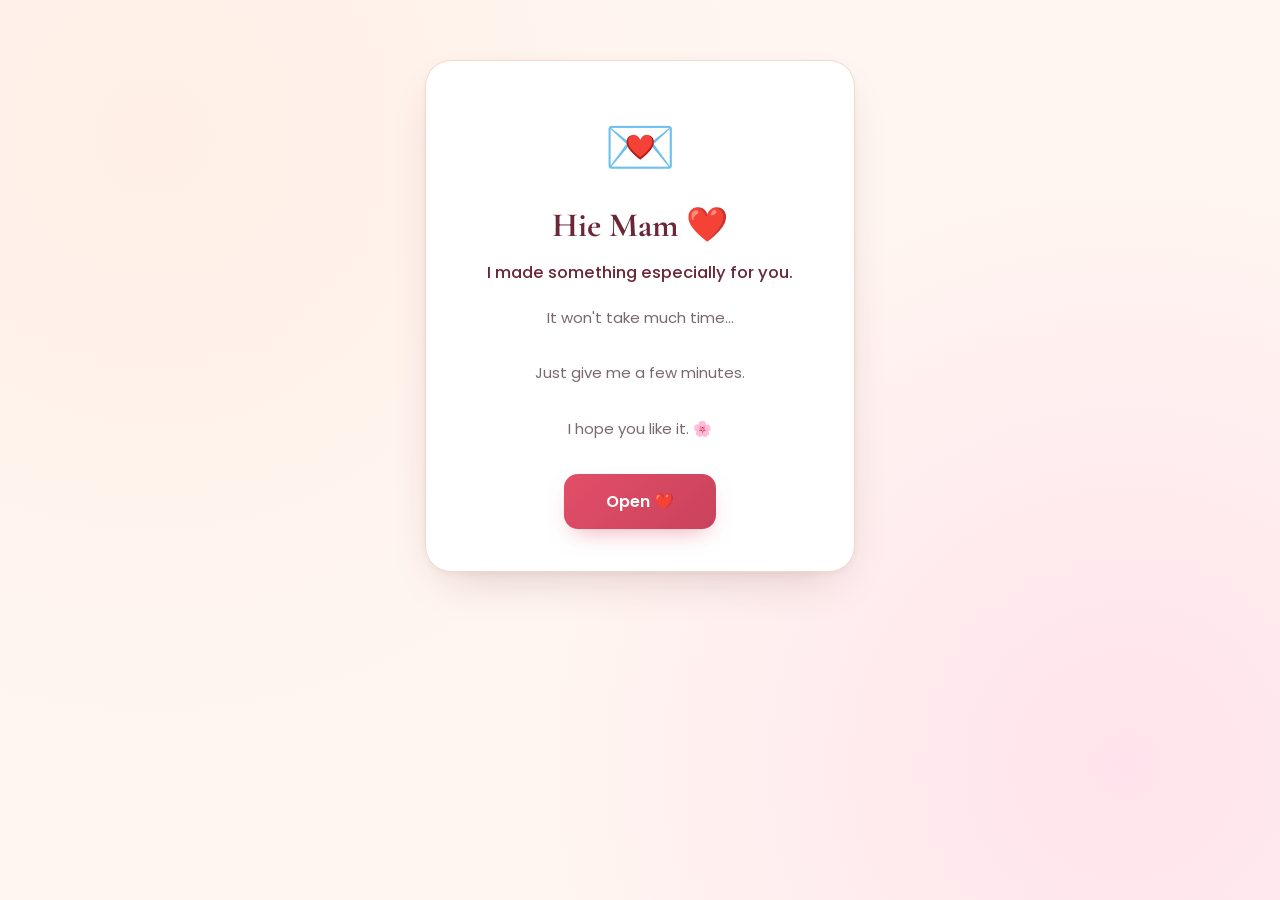
<file: index.html>
<!DOCTYPE html>
<html lang="en">
<head>
    <meta charset="UTF-8">
    <meta name="viewport" content="width=device-width, initial-scale=1.0">
    <title>Something For You ❤️</title>

    <!-- Google Font -->
    <link href="https://fonts.googleapis.com/css2?family=Poppins:wght@300;400;600;700&display=swap" rel="stylesheet">

    <!-- CSS -->
    <link rel="stylesheet" href="css/style.css">

    <!-- Icons -->
    <link rel="icon" href="assets/heart.png">
</head>

<body>

    <!-- Floating Hearts -->
    <div class="hearts">
        <span>❤️</span>
        <span>🤍</span>
        <span>💖</span>
        <span>💕</span>
        <span>❤️</span>
        <span>💗</span>
    </div>

    <!-- Main Card -->
    <div class="container">

        <div class="card">

            <div class="emoji">
                💌
            </div>

            <h1>Hie Mam ❤️</h1>

            <p class="subtitle">
                I made something especially for you.
            </p>

            <p class="description">
                It won't take much time...
                <br><br>
                Just give me a few minutes.
                <br><br>
                I hope you like it. 🌸
            </p>

            <button id="openBtn">
                Open ❤️
            </button>

        </div>

    </div>

    <script>
        document.getElementById("openBtn").addEventListener("click", () => {

            document.body.classList.add("fadeOut");

            setTimeout(() => {
                window.location.href = "pg2.html";
            }, 700);

        });
    </script>

</body>
</html>
</file>
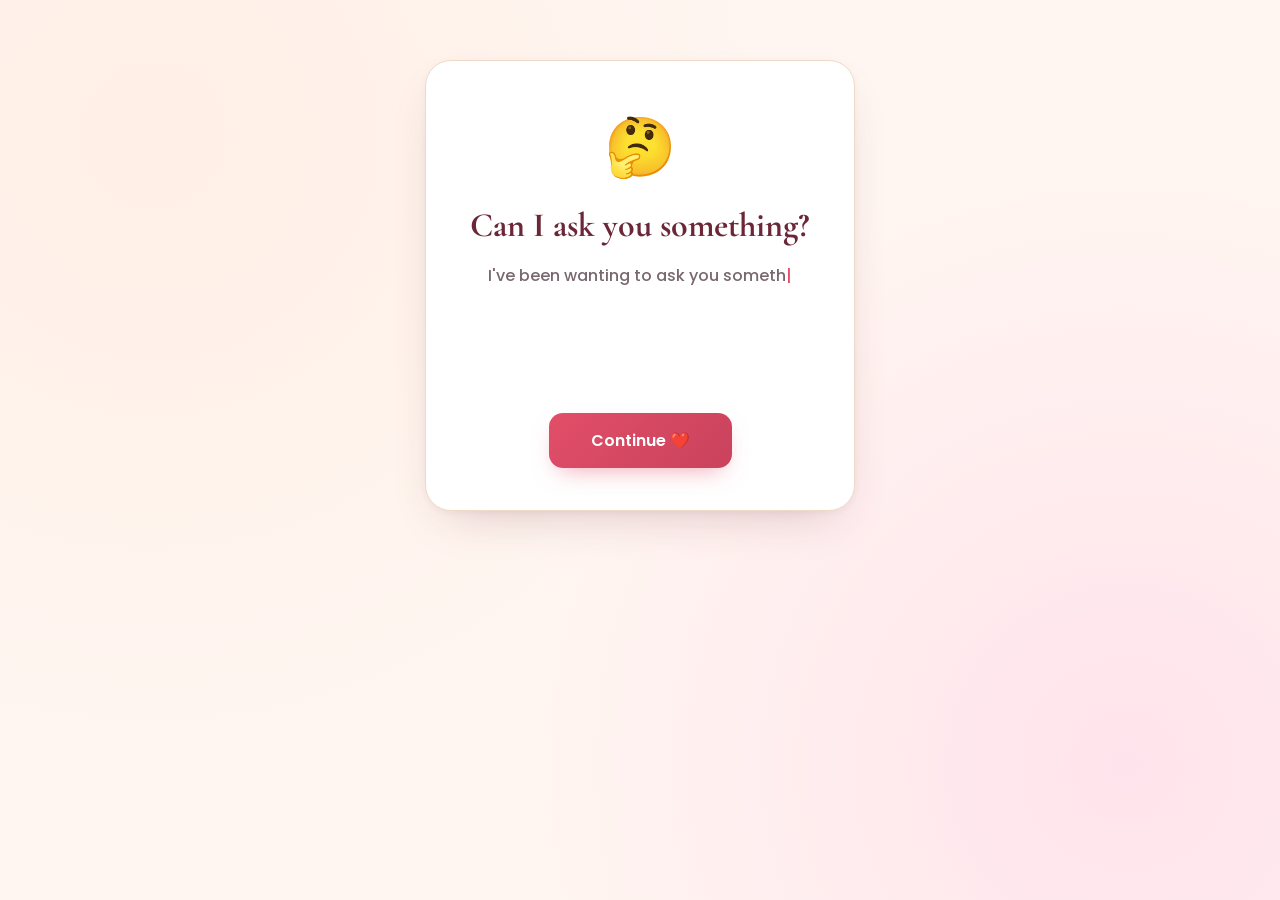
<file: pg2.html>
<!DOCTYPE html>
<html lang="en">
<head>

    <meta charset="UTF-8">
    <meta name="viewport" content="width=device-width, initial-scale=1.0">

    <title>Can I Ask You Something?</title>

    <link href="https://fonts.googleapis.com/css2?family=Poppins:wght@300;400;600;700&display=swap" rel="stylesheet">

    <link rel="stylesheet" href="css/style.css">

</head>

<body>

<div class="hearts">

    <span>❤️</span>
    <span>💕</span>
    <span>💖</span>
    <span>🤍</span>
    <span>💗</span>
    <span>❤️</span>

</div>

<div class="container">

<div class="card">

<div class="emoji">
🤔
</div>

<h1>Can I ask you something?</h1>

<p class="subtitle" id="typing"></p>

<button id="continueBtn">
Continue ❤️
</button>

</div>

</div>

<script>

const text =
"I've been wanting to ask you something for quite a while... and today I finally gathered the courage. 🥹❤️";

let i = 0;

function type(){

    if(i < text.length){

        document.getElementById("typing").innerHTML += text.charAt(i);

        i++;

        setTimeout(type,35);

    }

}

type();

document.getElementById("continueBtn").onclick=()=>{

    document.body.classList.add("fadeOut");

    setTimeout(()=>{

        window.location.href="pg3.html";

    },700);

}

</script>

</body>
</html>
</file>
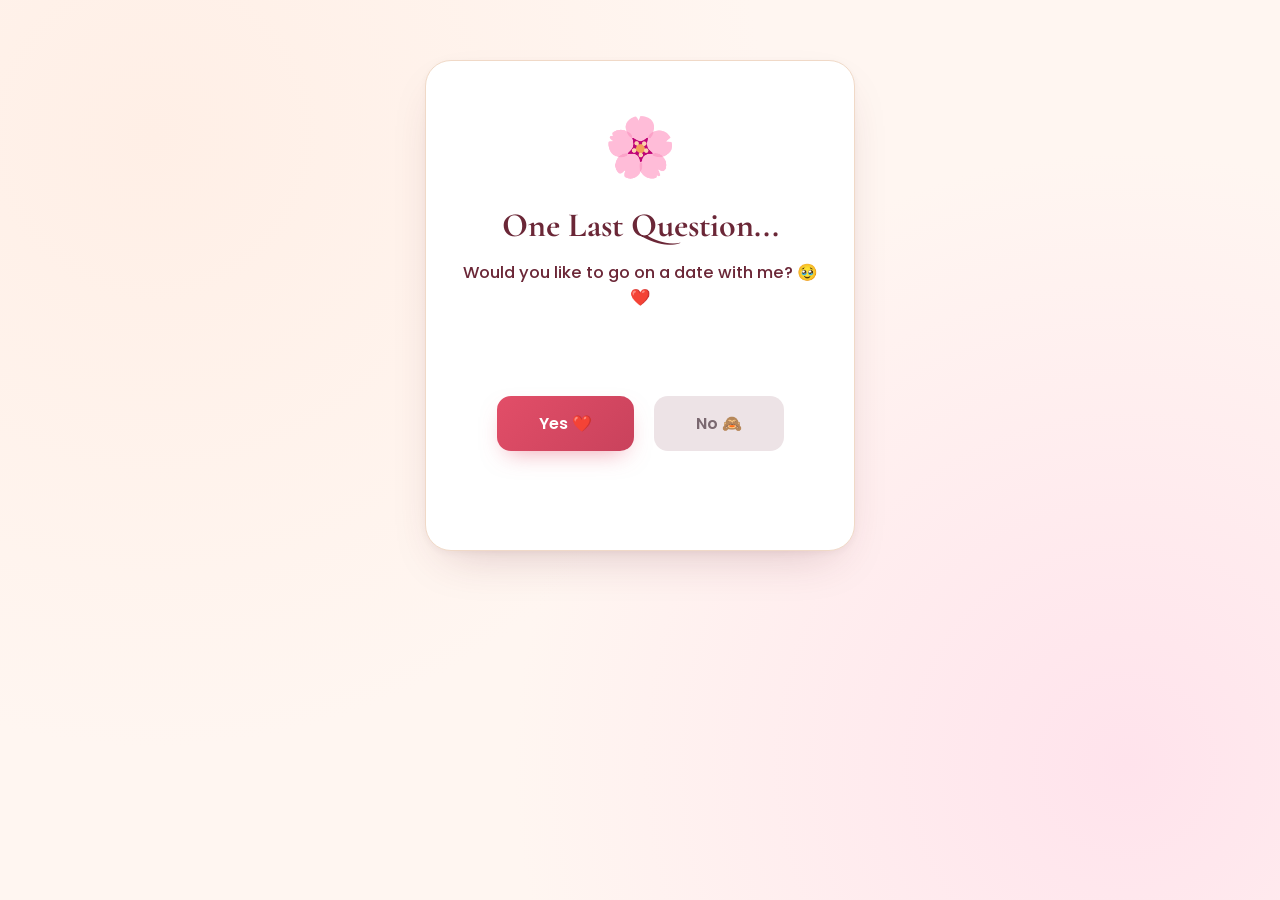
<file: pg3.html>
<!DOCTYPE html>
<html lang="en">
<head>

<meta charset="UTF-8">
<meta name="viewport" content="width=device-width, initial-scale=1.0">

<title>The Big Question ❤️</title>

<link href="https://fonts.googleapis.com/css2?family=Poppins:wght@300;400;600;700&display=swap" rel="stylesheet">

<link rel="stylesheet" href="css/style.css">

</head>

<body>

<div class="hearts">
<span>❤️</span>
<span>💕</span>
<span>💖</span>
<span>🤍</span>
<span>💗</span>
<span>❤️</span>
</div>

<div class="container">

<div class="card">

<div class="emoji">🌸</div>

<h1>One Last Question...</h1>

<p class="subtitle">
Would you like to go on a date with me? 🥹❤️
</p>

<div class="btnArea">

<button id="yesBtn">
Yes ❤️
</button>

<button id="noBtn">
No 🙈
</button>

</div>

</div>

</div>

<script>

const noBtn = document.getElementById("noBtn");
const area = document.querySelector(".btnArea");

let positions = [
    {x:10,y:60},
    {x:55,y:60},
    {x:20,y:15},
    {x:60,y:20},
    {x:35,y:95},
    {x:5,y:100},
    {x:65,y:100}
];

let current = 0;

function moveButton(){

    current++;

    if(current >= positions.length){

        current = 0;

    }

    noBtn.style.position="absolute";
    noBtn.style.left=positions[current].x+"%";
    noBtn.style.top=positions[current].y+"px";

}

noBtn.addEventListener("mouseenter",moveButton);

noBtn.addEventListener("click",function(e){

e.preventDefault();

moveButton();

});

document.getElementById("yesBtn").onclick=function(){

document.body.classList.add("fadeOut");

setTimeout(function(){

window.location.href="pg4.html";

},700);

}

</script>

</body>
</html>
</file>
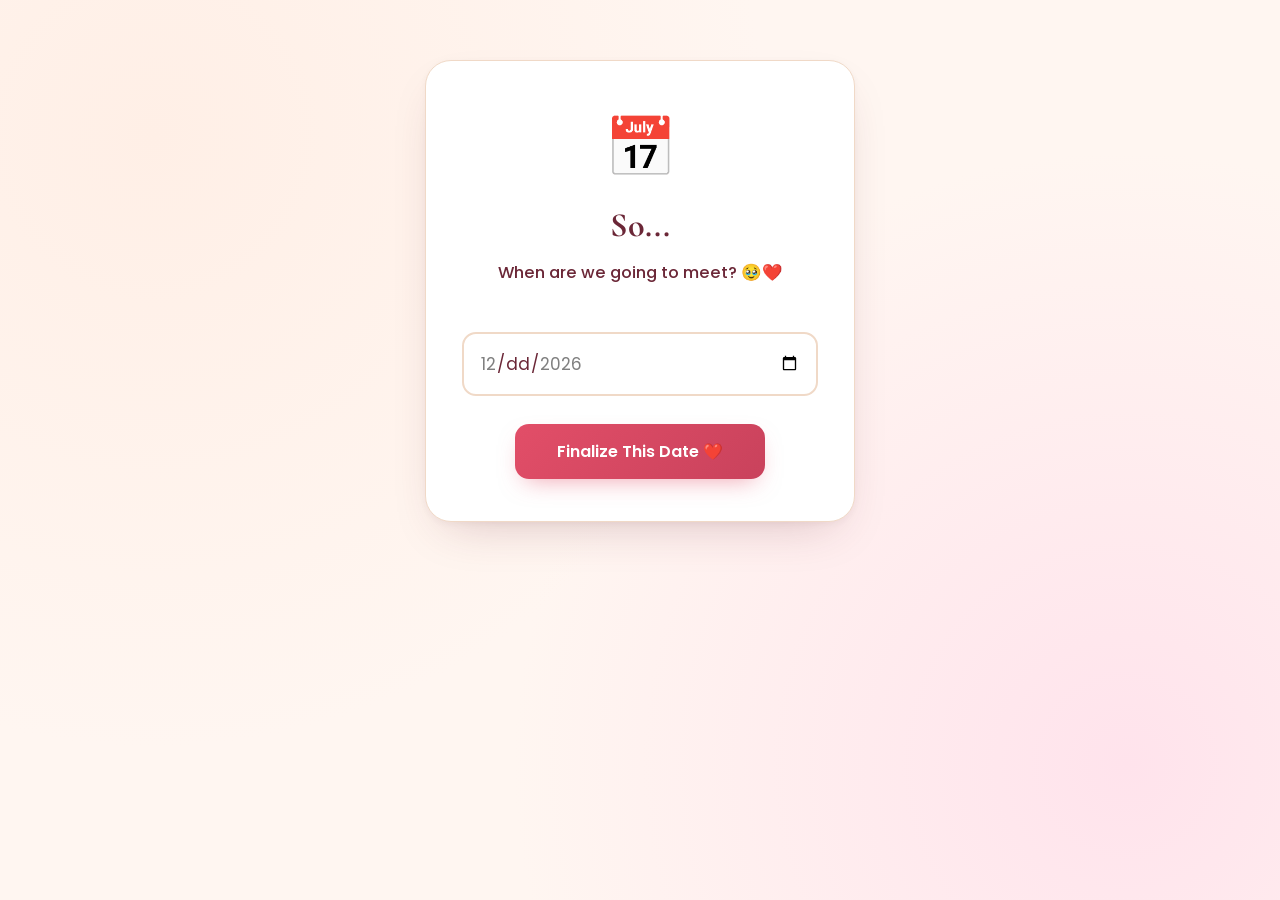
<file: pg5.html>
<!DOCTYPE html>
<html lang="en">

<head>

<meta charset="UTF-8">
<meta name="viewport" content="width=device-width, initial-scale=1.0">

<title>Choose Our Date ❤️</title>

<link href="https://fonts.googleapis.com/css2?family=Poppins:wght@300;400;600;700&display=swap" rel="stylesheet">

<link rel="stylesheet" href="css/style.css">

</head>

<body>

<div class="hearts">
<span>❤️</span>
<span>💕</span>
<span>💖</span>
<span>🤍</span>
<span>💗</span>
<span>❤️</span>
</div>

<div class="container">

<div class="card">

<div class="emoji">
📅
</div>

<h1>So...</h1>

<p class="subtitle">
When are we going to meet? 🥹❤️
</p>

<input
type="date"
id="meetingDate"
class="dateInput"
>

<button id="finalBtn">
Finalize This Date ❤️
</button>

</div>

</div>

<script>

const input=document.getElementById("meetingDate");

const today=new Date();

const yyyy=today.getFullYear();

const mm=String(today.getMonth()+1).padStart(2,"0");

const dd=String(today.getDate()).padStart(2,"0");

const minDate=`${yyyy}-${mm}-${dd}`;

input.min=minDate;

input.max="2026-12-31";

document.getElementById("finalBtn").onclick=()=>{

if(input.value===""){

alert("Please choose a date first ❤️");

return;

}

localStorage.setItem("meetingDate", input.value);

document.body.classList.add("fadeOut");

setTimeout(()=>{

window.location.href="pg6.html";

},700);

}

</script>

</body>

</html>
</file>
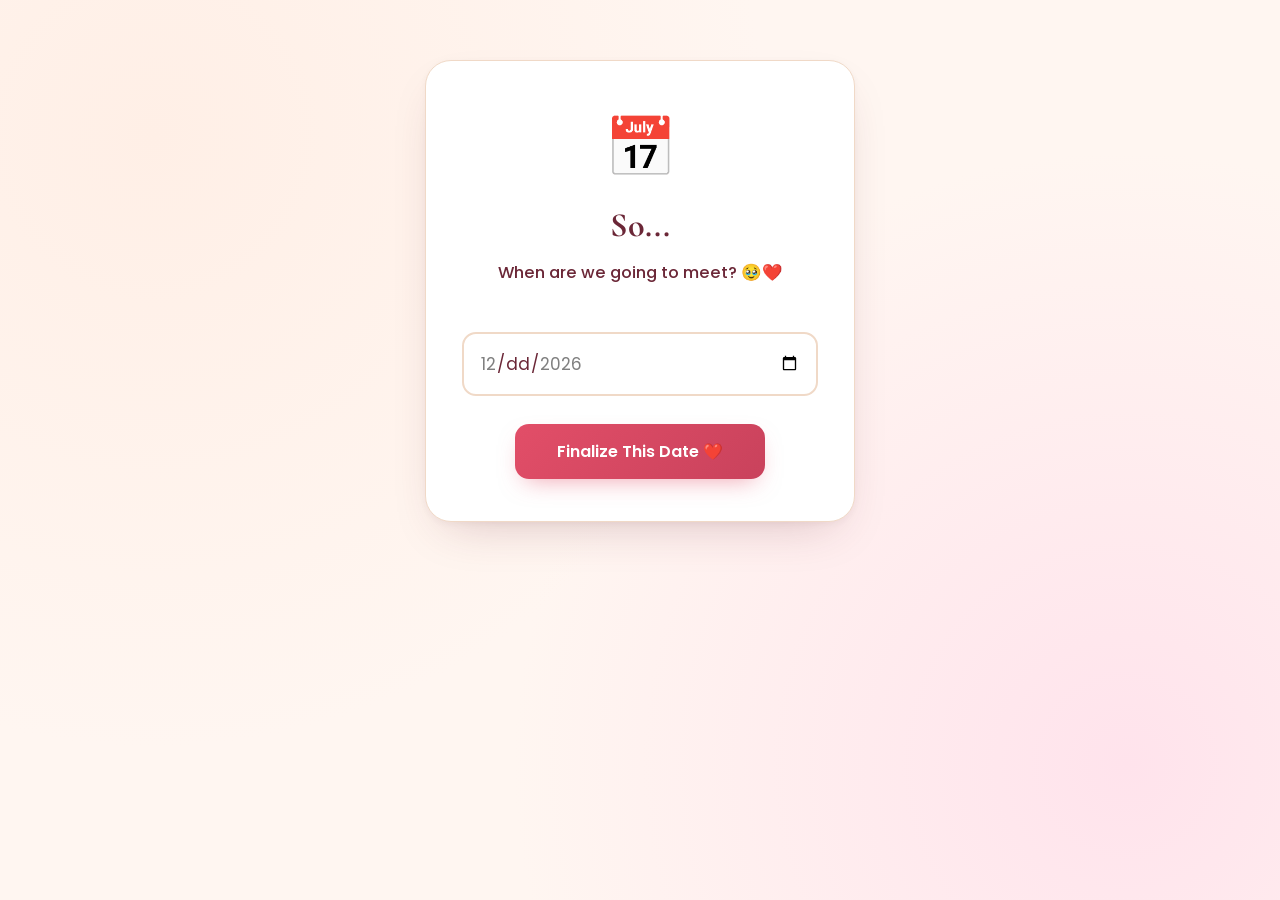
<file: pg6.html>
<!DOCTYPE html>
<html lang="en">

<head>

<meta charset="UTF-8">
<meta name="viewport" content="width=device-width, initial-scale=1.0">

<title>Date Confirmed ❤️</title>

<link href="https://fonts.googleapis.com/css2?family=Poppins:wght@300;400;600;700&display=swap" rel="stylesheet">

<link rel="stylesheet" href="css/style.css">

</head>

<body>

<div class="hearts">

<span>❤️</span>
<span>💕</span>
<span>💖</span>
<span>🤍</span>
<span>💗</span>
<span>❤️</span>

</div>

<div class="container">

<div class="card">

<div class="emoji">
🥳
</div>

<h1>Yayyyy!! ❤️</h1>

<p class="subtitle">
Glad... so we're meeting on
</p>

<h2 id="selectedDate" class="datePreview">
Loading...
</h2>

<p class="description">

I'm already excited for that day. 🥹

<br><br>

Promise me you'll come with your best smile. 😊

</p>

<button id="nextBtn">

Okay ❤️

</button>

</div>

</div>

<script>

const savedDate = localStorage.getItem("meetingDate");

if(!savedDate){

window.location.href="pg5.html";

}else{

const options={

weekday:'long',

day:'numeric',

month:'long',

year:'numeric'

};

const formatted=new Date(savedDate).toLocaleDateString(

'en-IN',

options

);

document.getElementById("selectedDate").innerHTML=

"📅 "+formatted;

}

document.getElementById("nextBtn").onclick=()=>{

document.body.classList.add("fadeOut");

setTimeout(()=>{

window.location.href="pg7.html";

},700);

};

</script>

</body>

</html>
</file>
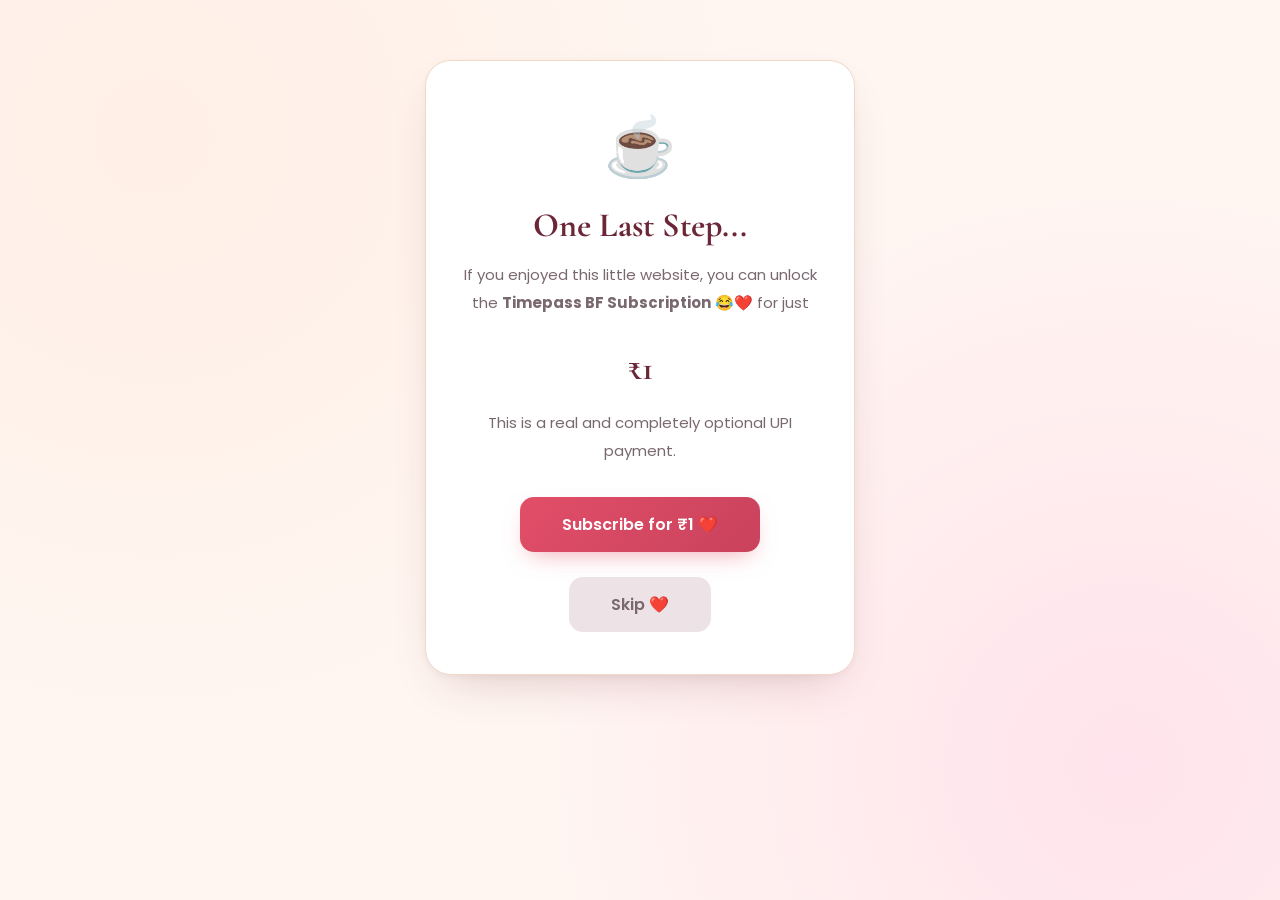
<file: pg9.html>
<!DOCTYPE html>
<html lang="en">

<head>

<meta charset="UTF-8">
<meta name="viewport" content="width=device-width, initial-scale=1.0">

<title>One Last Step ❤️</title>

<link href="https://fonts.googleapis.com/css2?family=Poppins:wght@300;400;600;700&display=swap" rel="stylesheet">

<link rel="stylesheet" href="css/style.css">

</head>

<body>

<div class="hearts">

<span>❤️</span>
<span>💕</span>
<span>💖</span>
<span>🤍</span>
<span>💗</span>
<span>❤️</span>

</div>

<div class="container">

<div class="card">

<div class="emoji">
☕
</div>

<h1>One Last Step...</h1>

<p class="description">

If you enjoyed this little website,

you can unlock the

<b>Timepass BF Subscription</b> 😂❤️

for just

</p>

<h2 class="price">₹1</h2>

<p class="description" style="margin-top:20px;">

This is a real and completely optional UPI payment.

</p>

<button id="payBtn">

Subscribe for ₹1 ❤️

</button>

<br><br>

<button id="skipBtn" class="secondaryBtn">

Skip ❤️

</button>

</div>

</div>

<script>

document.getElementById("payBtn").onclick=()=>{

window.location.href="payment.html";

};

document.getElementById("skipBtn").onclick=()=>{

document.body.classList.add("fadeOut");

setTimeout(()=>{

window.location.href="final.html";

},700);

};

</script>

</body>

</html>
</file>
<file: css/style.css>
@import url('https://fonts.googleapis.com/css2?family=Cormorant+Garamond:wght@500;600;700&family=Dancing+Script:wght@600&display=swap');

/* ==========================================================
   Design tokens
   ========================================================== */
:root{
  --cream:      #FFF6F1;
  --card-bg:    #FFFFFF;
  --blush:      #FFE9EF;
  --rose-gold:  #C9946B;
  --wine:       #6B2737;
  --heart-red:  #E24E68;
  --heart-red-dark: #C9425C;
  --muted:      #A98D95;
  --line:       #F0D9C7;
  --grey:       #EDE3E6;
  --grey-dark:  #7A6870;
}

*{
    margin:0;
    padding:0;
    box-sizing:border-box;
    font-family:'Poppins',sans-serif;
}

/* ------------------------------
   Background
--------------------------------*/
body{
    min-height:100vh;
    display:flex;
    justify-content:center;
    align-items:flex-start;
    overflow-x:hidden;
    overflow-y:auto;
    padding:40px 20px;
    color:var(--wine);
    background:
        radial-gradient(circle at 12% 15%, #FFEFE6 0%, transparent 45%),
        radial-gradient(circle at 88% 85%, #FFE3EC 0%, transparent 45%),
        var(--cream);
}

/* ------------------------------
   Fade transition between pages
--------------------------------*/
.fadeOut{
    opacity:0;
    transform:scale(.97);
    transition:.5s ease;
}
body{ transition:.4s ease; }

/* ------------------------------
   Layout container
--------------------------------*/
.container{
    width:100%;
    display:flex;
    justify-content:center;
    align-items:center;
    padding:20px;
}

/* ------------------------------
   Card
--------------------------------*/
.card{
    width:100%;
    max-width:430px;
    padding:42px 36px;
    text-align:center;
    border-radius:26px;
    background:var(--card-bg);
    border:1px solid var(--line);
    box-shadow:0 20px 50px -22px rgba(107,39,55,0.28), 0 2px 10px rgba(107,39,55,0.05);
    animation:pop .6s cubic-bezier(.2,.8,.2,1) both;
}

/* ------------------------------
   Emoji
--------------------------------*/
.emoji{
    font-size:58px;
    margin-bottom:16px;
}

/* ------------------------------
   Heading
--------------------------------*/
h1{
    font-family:'Cormorant Garamond', serif;
    color:var(--wine);
    font-size:34px;
    font-weight:700;
    line-height:1.2;
    margin-bottom:14px;
}

/* ------------------------------
   Subtitle / description
--------------------------------*/
.subtitle{
    font-size:16.5px;
    color:var(--wine);
    font-weight:500;
    margin-bottom:18px;
    line-height:1.5;
}

.description{
    color:var(--grey-dark);
    line-height:1.85;
    font-size:15px;
    margin-bottom:32px;
}

/* ------------------------------
   Buttons
--------------------------------*/
button{
    border:none;
    cursor:pointer;
    padding:15px 42px;
    border-radius:14px;
    background:linear-gradient(135deg, var(--heart-red), var(--heart-red-dark));
    color:white;
    font-size:16px;
    font-weight:600;
    font-family:'Poppins', sans-serif;
    box-shadow:0 10px 24px -10px rgba(226,78,104,0.55);
    transition:.2s ease;
}

button:hover{
    transform:translateY(-3px);
    box-shadow:0 14px 28px -10px rgba(226,78,104,0.65);
}

button:active{ transform:translateY(0); }

button:focus-visible{
    outline:2px solid var(--heart-red);
    outline-offset:2px;
}

.secondaryBtn{
    background:var(--grey);
    color:var(--grey-dark);
    box-shadow:none;
}

.secondaryBtn:hover{
    background:#E2D3D8;
    box-shadow:0 8px 18px -10px rgba(107,39,55,0.25);
}

/* ------------------------------
   Floating hearts
--------------------------------*/
.hearts{
    position:fixed;
    inset:0;
    pointer-events:none;
    overflow:hidden;
}

.hearts span{
    position:absolute;
    bottom:-80px;
    font-size:20px;
    animation:float 14s linear infinite;
    opacity:.4;
}

.hearts span:nth-child(1){ left:8%;  animation-duration:12s; }
.hearts span:nth-child(2){ left:22%; animation-duration:16s; }
.hearts span:nth-child(3){ left:40%; animation-duration:13s; }
.hearts span:nth-child(4){ left:58%; animation-duration:15s; }
.hearts span:nth-child(5){ left:76%; animation-duration:12s; }
.hearts span:nth-child(6){ left:91%; animation-duration:17s; }

/* ------------------------------
   Animations
--------------------------------*/
@keyframes float{
    from{ transform:translateY(0) rotate(0deg); opacity:.45; }
    to{ transform:translateY(-120vh) rotate(25deg); opacity:0; }
}

@keyframes pop{
    from{ opacity:0; transform:translateY(16px) scale(.97); }
    to{ opacity:1; transform:translateY(0) scale(1); }
}

@media (prefers-reduced-motion: reduce){
    .hearts span{ animation:none; display:none; }
    .card{ animation:none !important; }
    .priceBadge{ animation:none !important; }
}

/* ------------------------------
   Mobile
--------------------------------*/
@media(max-width:500px){
    .card{ padding:32px 24px; }
    h1{ font-size:28px; }
    button{ width:100%; }
}

/* ------------------------------
   Typing text (pg2)
--------------------------------*/
#typing{
    min-height:120px;
    line-height:1.9;
    color:var(--grey-dark);
    font-size:16px;
    margin-bottom:32px;
}

#typing::after{
    content:"|";
    animation:blink .8s infinite;
    color:var(--heart-red);
}

@keyframes blink{ 50%{ opacity:0; } }

/* ==========================================================
   Dodge-button area (pg3 Yes/No, pg7 Okay/Cancel)
   ========================================================== */
.btnArea{
    position:relative;
    display:flex;
    justify-content:center;
    align-items:center;
    gap:20px;
    height:170px;
    margin-top:28px;
}

#noBtn{
    background:var(--grey);
    color:var(--grey-dark);
    box-shadow:none;
}

#cancelBtn{
    background:var(--grey);
    color:var(--grey-dark);
    min-width:130px;
    box-shadow:none;
}

#cancelBtn:hover, #noBtn:hover{
    background:#E2D3D8;
}

/* ------------------------------
   Celebration page (pg4)
--------------------------------*/
.celebration{ animation:pop .8s ease; }

.pink{ color:var(--heart-red); font-weight:700; }

.bounce{ animation:bounce 1.8s infinite; }

@keyframes bounce{
    0%,20%,50%,80%,100%{ transform:translateY(0); }
    40%{ transform:translateY(-12px); }
    60%{ transform:translateY(-6px); }
}

/* ==========================================================
   Date picker (pg5)
   ========================================================== */
.dateInput{
    width:100%;
    padding:16px;
    margin:28px 0;
    font-size:17px;
    border-radius:14px;
    border:2px solid var(--line);
    background:white;
    color:var(--wine);
    outline:none;
    transition:.25s;
}

.dateInput:focus{
    border-color:var(--heart-red);
    box-shadow:0 0 0 4px rgba(226,78,104,0.12);
}

.datePreview{
    margin:22px 0;
    font-family:'Cormorant Garamond', serif;
    font-size:28px;
    font-weight:700;
    color:var(--heart-red);
    line-height:1.5;
}

/* ==========================================================
   Agreement page (pg8)
   ========================================================== */
.agreementCard{
    max-width:640px;
    width:95%;
    margin:20px auto;
    background:var(--card-bg);
    padding:44px;
    border-radius:24px;
    border:1px solid var(--line);
    box-shadow:0 20px 50px -22px rgba(107,39,55,0.25);
    text-align:center;
    animation:pop .6s ease both;
}

.agreementText{
    margin-top:22px;
    line-height:2;
    color:var(--grey-dark);
    font-size:16.5px;
}

.nameInput{
    width:90%;
    padding:14px;
    border-radius:12px;
    border:2px solid var(--line);
    font-size:16.5px;
    outline:none;
    text-align:center;
    color:var(--wine);
    background:white;
}

.nameInput:focus{
    border-color:var(--heart-red);
    box-shadow:0 0 0 4px rgba(226,78,104,0.12);
}

.rules{
    margin:32px 0;
    text-align:left;
    background:var(--blush);
    border-radius:16px;
    padding:20px 22px;
}

.rules h3{
    font-family:'Cormorant Garamond', serif;
    color:var(--wine);
    margin-bottom:12px;
    font-size:20px;
}

.rules p{
    margin:8px 0;
    font-size:14.5px;
    color:var(--grey-dark);
}

.signatureArea{
    display:flex;
    justify-content:space-between;
    margin:34px 0;
    gap:20px;
    flex-wrap:wrap;
}

.signatureArea div{ flex:1; }

.signName{
    margin-top:14px;
    font-family:'Dancing Script', cursive;
    font-size:26px;
    color:var(--heart-red);
    border-top:2px solid var(--line);
    padding-top:10px;
}

#meetingDateText{
    font-family:'Cormorant Garamond', serif;
    color:var(--heart-red);
    margin:22px 0;
    font-size:26px;
}

/* ==========================================================
   Payment / Membership ticket (payment.html)
   ========================================================== */
.ticket{
    width:100%;
    max-width:400px;
    padding:34px 34px 30px;
    background:var(--card-bg);
    border-radius:26px;
    border:1px solid var(--line);
    box-shadow:0 20px 50px -20px rgba(107,39,55,0.25), 0 2px 8px rgba(107,39,55,0.06);
    text-align:left;
    animation:pop .6s cubic-bezier(.2,.8,.2,1) both;
}

.ticket .eyebrow{
    display:flex;
    justify-content:space-between;
    align-items:center;
    font-size:11px;
    letter-spacing:1.6px;
    text-transform:uppercase;
    color:var(--rose-gold);
    font-weight:600;
    margin-bottom:14px;
}

.ticket h1{ text-align:left; font-size:30px; margin-bottom:8px; }

.ticket .tagline{
    font-size:14px;
    color:var(--muted);
    margin-bottom:22px;
    line-height:1.5;
}

.ticket .flourish{
    font-family:'Dancing Script', cursive;
    font-size:17px;
    color:var(--heart-red);
}

.info-grid{
    display:grid;
    grid-template-columns:1fr 1fr;
    gap:14px;
    margin-bottom:22px;
}

.info-grid .label,
.renewal-row .label,
.pay-details .label{
    font-size:10px;
    letter-spacing:1.2px;
    text-transform:uppercase;
    color:var(--muted);
    font-weight:600;
    margin-bottom:4px;
}

.info-grid .value{
    font-size:15px;
    font-weight:500;
    color:var(--wine);
}

.tear{
    position:relative;
    height:0;
    margin:0 -34px 22px;
    border-top:2px dashed var(--line);
}

.tear::before, .tear::after{
    content:'';
    position:absolute;
    top:-11px;
    width:22px;
    height:22px;
    border-radius:50%;
    background:var(--cream);
}

.tear::before{ left:-11px; }
.tear::after{ right:-11px; }

.renewal-row{
    display:flex;
    align-items:center;
    justify-content:space-between;
    margin-bottom:22px;
}

.price{
    font-family:'Cormorant Garamond', serif;
    font-size:34px;
    font-weight:700;
    color:var(--wine);
}

.priceBadge{
    width:38px;
    height:38px;
    border-radius:50%;
    background:var(--blush);
    display:flex;
    align-items:center;
    justify-content:center;
    font-size:17px;
    animation:priceBeat 1.8s ease-in-out infinite;
}

@keyframes priceBeat{
    0%,100%{ transform:scale(1); }
    50%{ transform:scale(1.12); }
}

.pay-details{
    background:var(--blush);
    border-radius:16px;
    padding:16px 18px;
    margin-bottom:20px;
}

.pay-details .row{
    display:flex;
    justify-content:space-between;
    align-items:center;
}

.pay-details .row + .row{ margin-top:12px; }

.pay-details .value{
    font-size:14.5px;
    font-weight:500;
    color:var(--wine);
    word-break:break-all;
}

.copyIcon{
    background:none !important;
    border:none;
    cursor:pointer;
    font-size:16px;
    padding:4px 6px;
    border-radius:8px;
    flex-shrink:0;
    box-shadow:none !important;
}

.copyIcon:hover{
    background:rgba(107,39,55,0.08) !important;
    transform:none;
}

.links-row{
    display:flex;
    justify-content:center;
    align-items:center;
    gap:10px;
    margin-top:18px;
    flex-wrap:wrap;
}

.link-btn{
    background:none !important;
    border:none;
    cursor:pointer;
    font-size:12.5px;
    font-weight:500;
    color:var(--muted);
    padding:4px 2px;
    text-decoration:underline;
    text-underline-offset:3px;
    text-decoration-color:var(--line);
    box-shadow:none !important;
}

.link-btn:hover{
    color:var(--heart-red);
    text-decoration-color:var(--heart-red);
    transform:none;
}

.dot{ color:var(--line); font-size:12px; }

#qrBox{
    display:none;
    text-align:center;
    margin-top:16px;
    animation:pop .35s ease both;
}

#qrBox p{
    font-size:12.5px;
    color:var(--muted);
    margin:0 0 10px;
}

#qrImg{
    width:180px;
    height:180px;
    border-radius:14px;
    border:2px solid var(--line);
    padding:6px;
    background:#fff;
}

@media (max-width:380px){
    .ticket{ padding:28px 24px 24px; }
    .tear{ margin:0 -24px 20px; }
}
</file>
